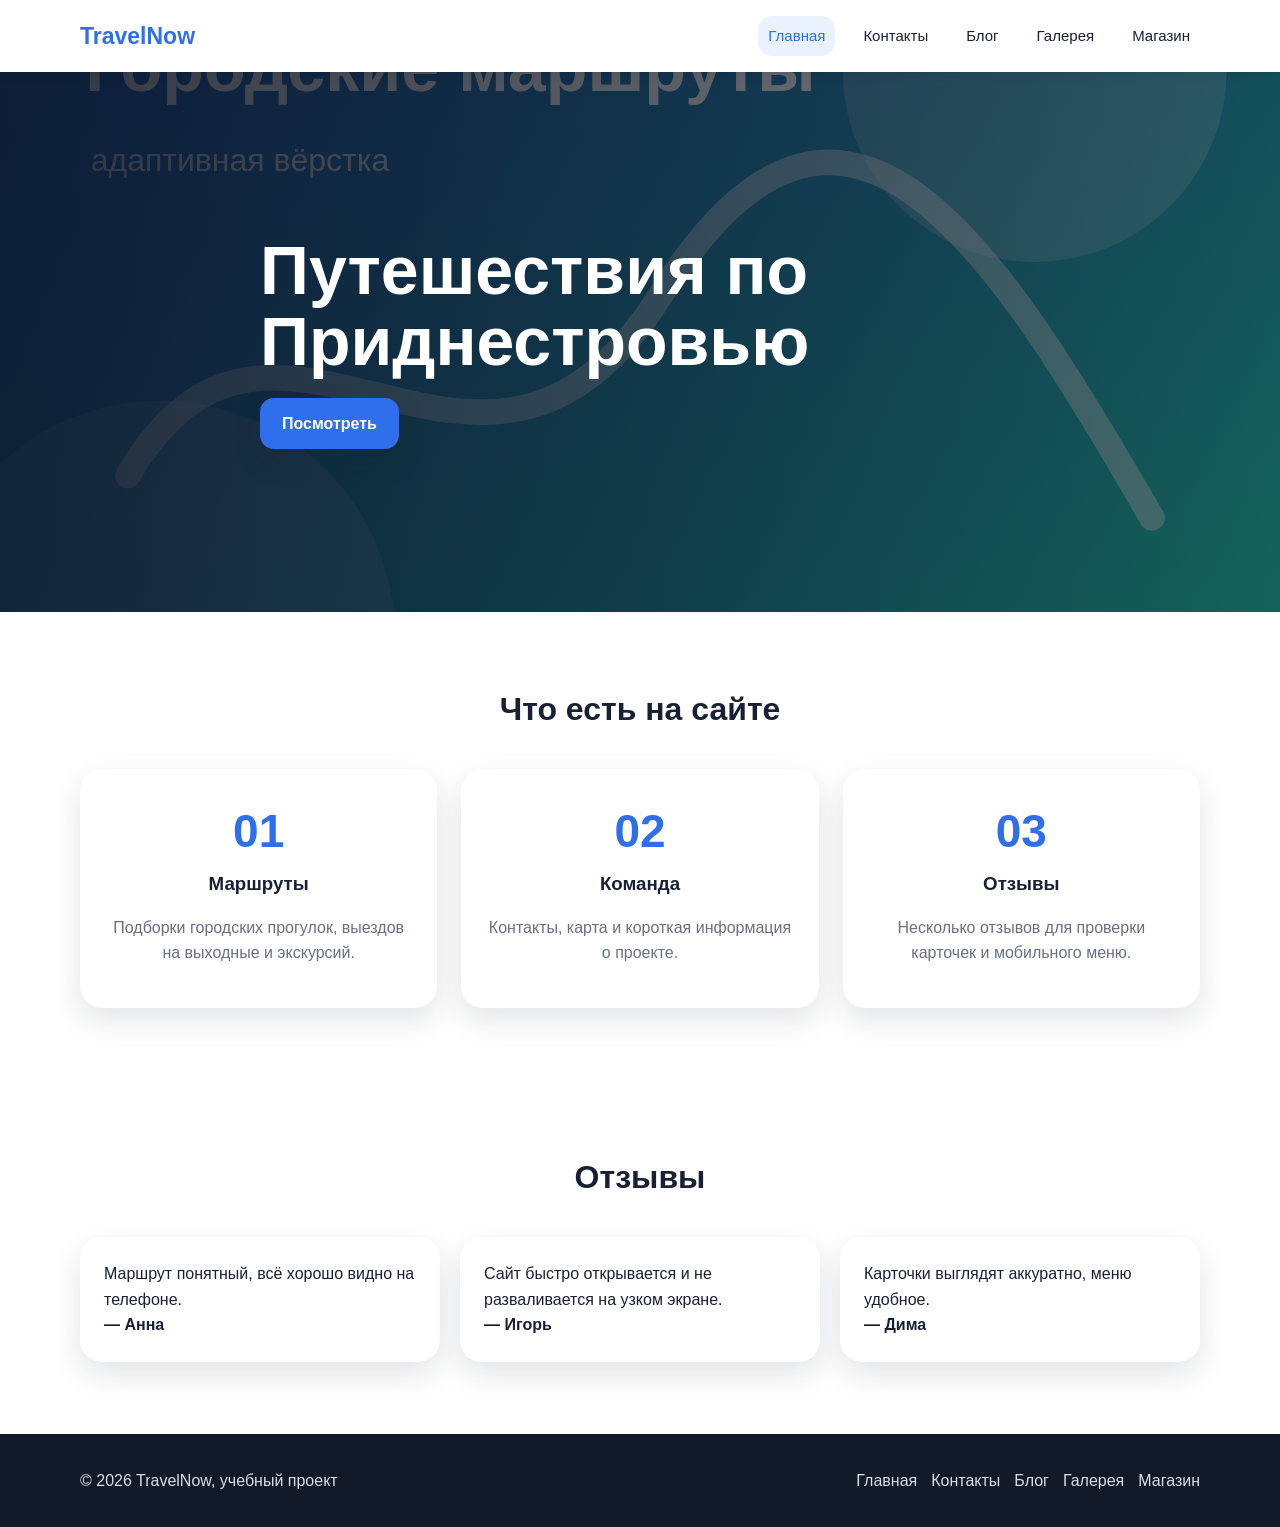
<file: index.html>
<!doctype html>
<html lang="ru">

<head>
    <meta charset="utf-8">
    <meta name="viewport" content="width=device-width, initial-scale=1">
    <title>TravelNow — главная</title>
    <link rel="stylesheet" href="css/style.css">
</head>

<body>
    <header class="header">
        <div class="container nav"><a class="logo" href="index.html">TravelNow</a>
            <nav class="menu"><a class="active" href="index.html" data-link="#top">Главная</a><a
                    href="contacts.html">Контакты</a><a href="blog.html">Блог</a><a href="gallery.html">Галерея</a><a
                    href="shop.html">Магазин</a></nav>
        </div>
    </header>
    <section class="top" id="top"><img class="top-image" src="img/hero.svg" alt="обложка">
        <div class="top-content">
            <h1>Путешествия по Приднестровью</h1>
            <a class="btn" href="#services" data-link="#services">Посмотреть</a>
        </div>
    </section>
    <main>
        <section class="section features" id="services">
            <div class="container">
                <h2 class="section-title">Что есть на сайте</h2>
                <div class="grid">
                    <div class="card">
                        <div class="num">01</div>
                        <h3>Маршруты</h3>
                        <p class="muted">Подборки городских прогулок, выездов на выходные и экскурсий.</p>
                    </div>
                    <div class="card">
                        <div class="num">02</div>
                        <h3>Команда</h3>
                        <p class="muted">Контакты, карта и короткая информация о проекте.</p>
                    </div>
                    <div class="card">
                        <div class="num">03</div>
                        <h3>Отзывы</h3>
                        <p class="muted">Несколько отзывов для проверки карточек и мобильного меню.</p>
                    </div>
                </div>
            </div>
        </section>
        <section class="section">
            <div class="container">
                <h2 class="section-title">Отзывы</h2>
                <div class="reviews-track">
                    <div class="review">Маршрут понятный, всё хорошо видно на телефоне.<br><b>— Анна</b></div>
                    <div class="review">Сайт быстро открывается и не разваливается на узком экране.<br><b>— Игорь</b>
                    </div>
                    <div class="review">Карточки выглядят аккуратно, меню удобное.<br><b>— Дима</b></div>
                </div>
            </div>
        </section>
    </main>
    <footer class="footer">
        <div class="container footer-row">
            <div>© 2026 TravelNow, учебный проект</div>
            <nav><a href="index.html">Главная</a><a href="contacts.html">Контакты</a><a href="blog.html">Блог</a><a
                    href="gallery.html">Галерея</a><a href="shop.html">Магазин</a></nav>
        </div>
    </footer>
    <script src="https://code.jquery.com/jquery-3.7.1.min.js"></script>
    <script src="js/main.js"></script>
</body>

</html>
</file>
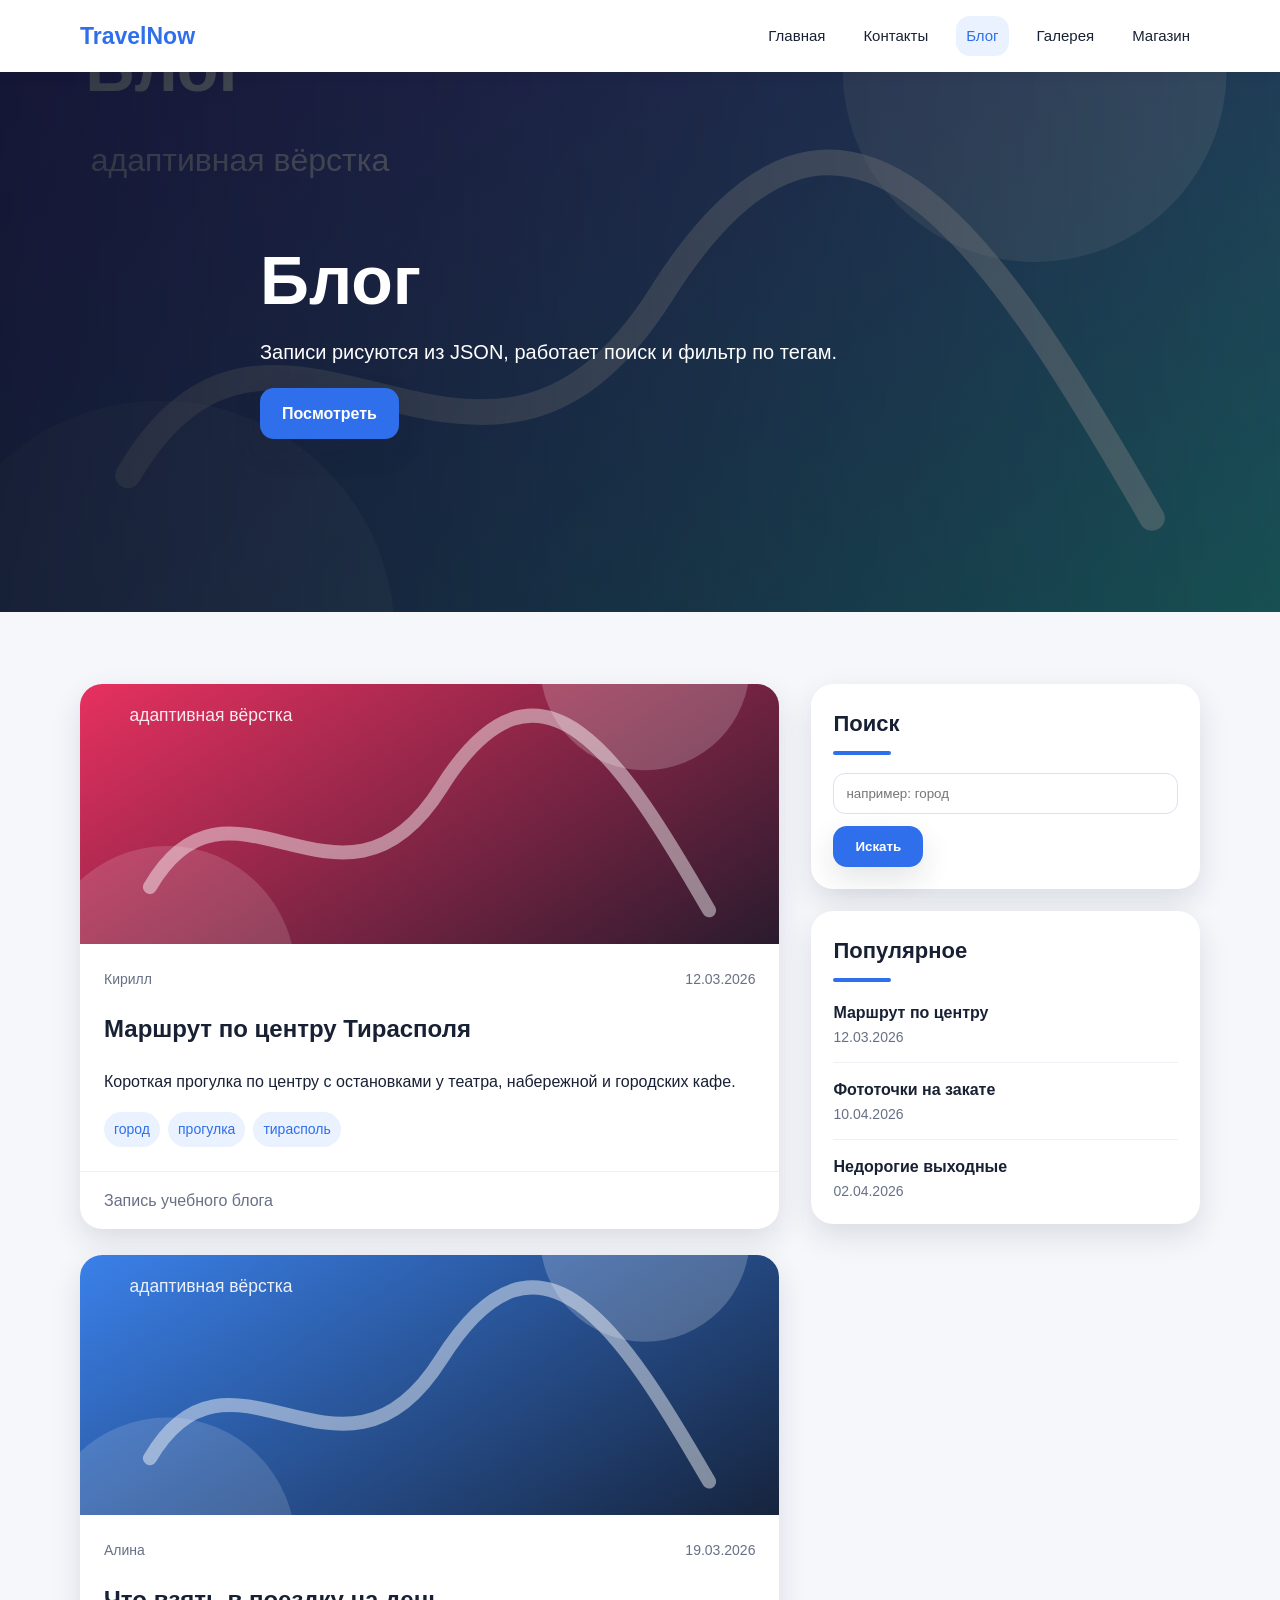
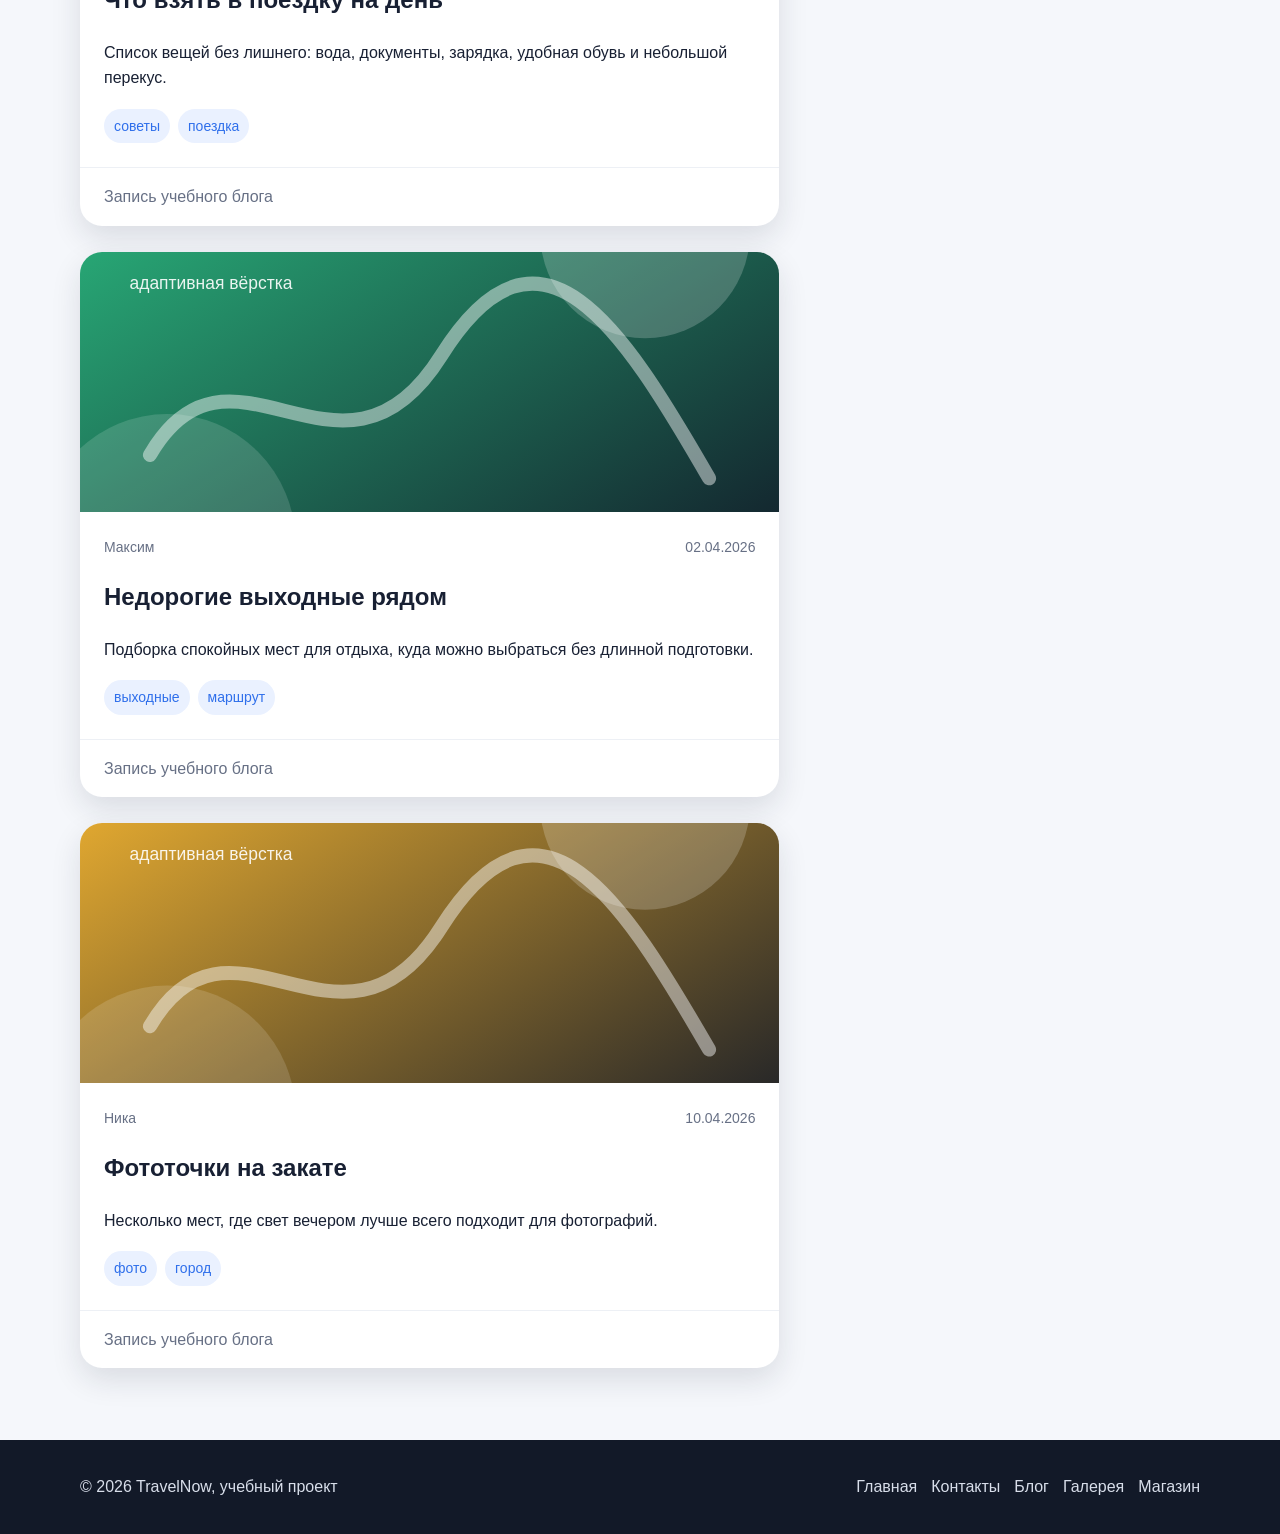
<file: blog.html>
<!doctype html><html lang="ru"><head><meta charset="utf-8"><meta name="viewport" content="width=device-width, initial-scale=1"><title>TravelNow — блог</title><link rel="stylesheet" href="css/style.css"><link rel="stylesheet" href="css/blog.css"></head><body><header class="header"><div class="container nav"><a class="logo" href="index.html">TravelNow</a><nav class="menu"><a href="index.html">Главная</a><a href="contacts.html">Контакты</a><a class="active" href="blog.html">Блог</a><a href="gallery.html">Галерея</a><a href="shop.html">Магазин</a></nav></div></header><section class="top" id="top"><img class="top-image" src="img/blog.svg" alt="обложка"><div class="top-content"><h1>Блог</h1><p>Записи рисуются из JSON, работает поиск и фильтр по тегам.</p><a class="btn" href="#services" data-link="#services">Посмотреть</a></div></section><main class="blog-page"><section class="section"><div class="container blog-wrap"><div class="blog-list"></div><aside class="blog-aside"><div class="side-block"><h3 class="search-title">Поиск</h3><div class="search-delimiter"></div><input class="search-text" type="search" placeholder="например: город"><button class="btn search-button" type="button">Искать</button></div><div class="side-block"><h3 class="search-title">Популярное</h3><div class="search-delimiter"></div><div class="recent-item"><div class="recent-title">Маршрут по центру</div><div class="recent-date">12.03.2026</div></div><div class="recent-item"><div class="recent-title">Фототочки на закате</div><div class="recent-date">10.04.2026</div></div><div class="recent-item"><div class="recent-title">Недорогие выходные</div><div class="recent-date">02.04.2026</div></div></div></aside></div></section></main><footer class="footer"><div class="container footer-row"><div>© 2026 TravelNow, учебный проект</div><nav><a href="index.html">Главная</a><a href="contacts.html">Контакты</a><a href="blog.html">Блог</a><a href="gallery.html">Галерея</a><a href="shop.html">Магазин</a></nav></div></footer><script src="https://code.jquery.com/jquery-3.7.1.min.js"></script><script src="js/main.js"></script><script src="js/blog.js"></script></body></html>
</file>
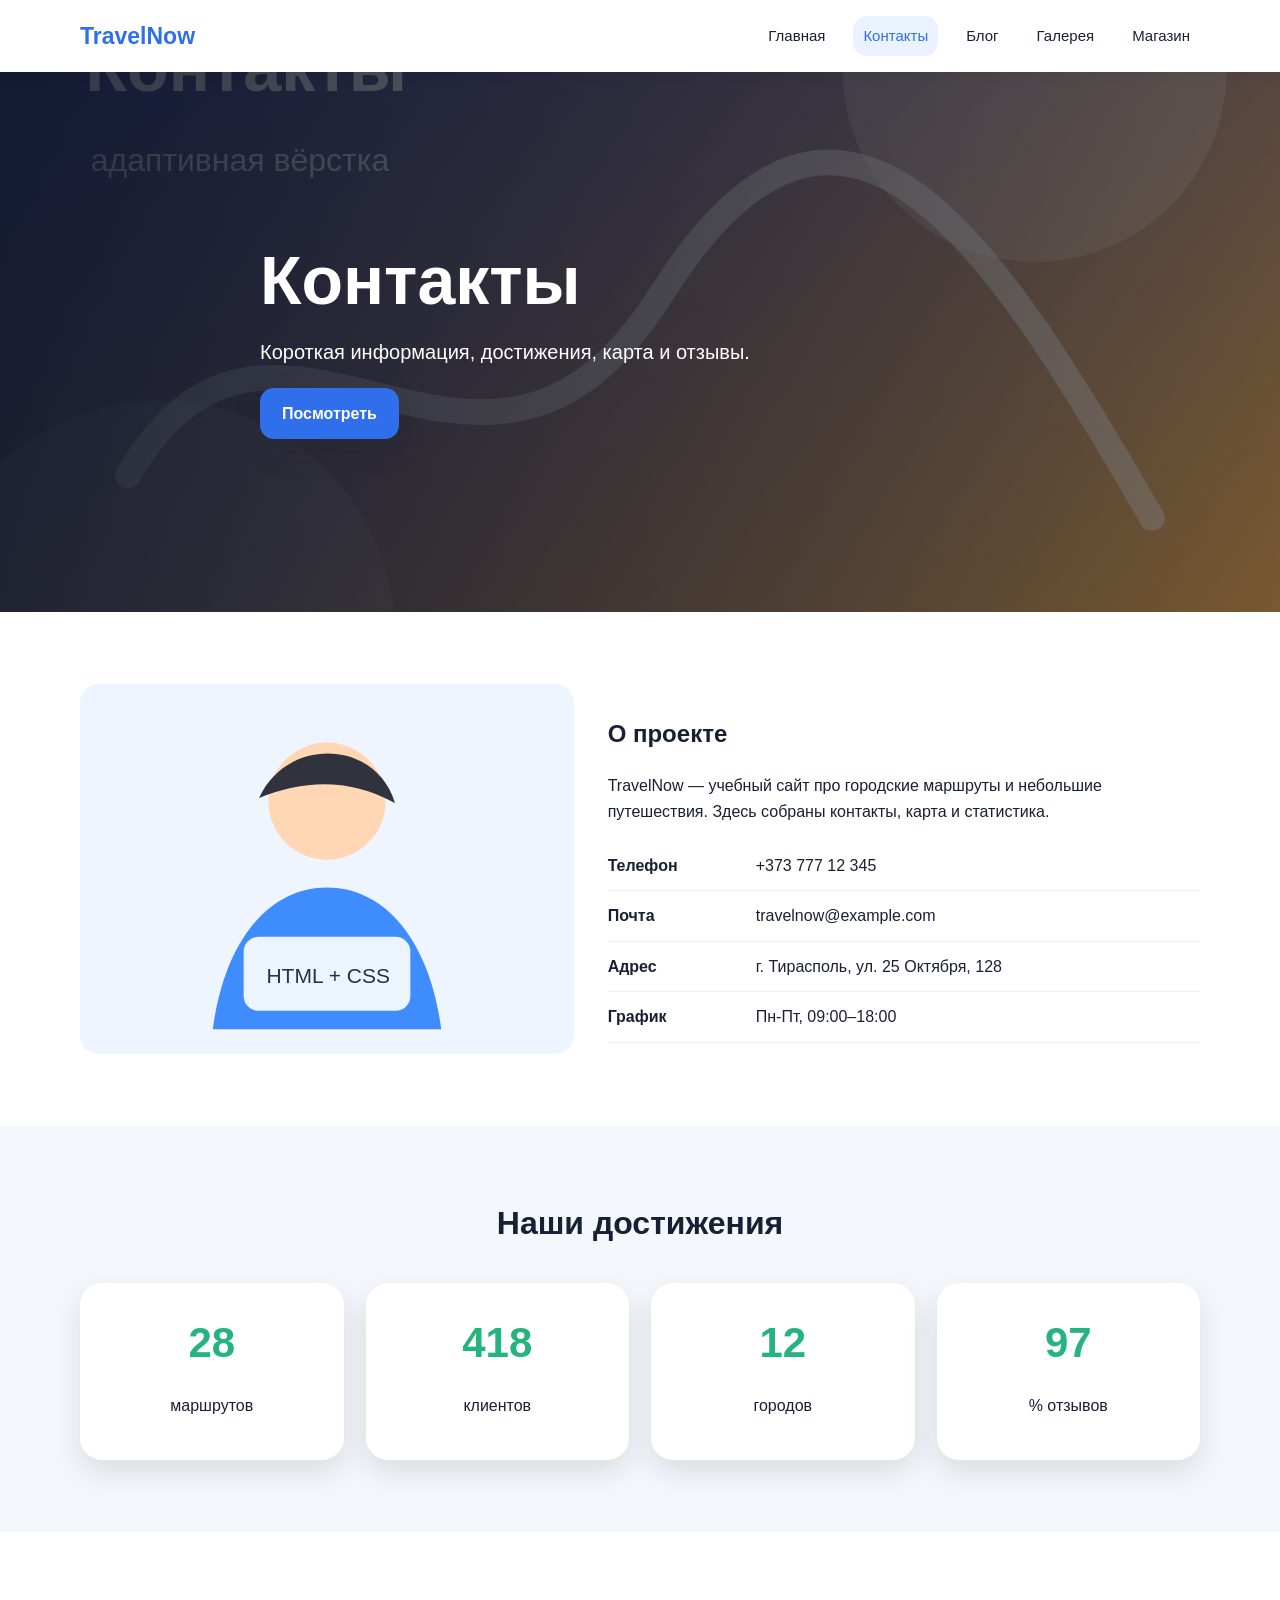
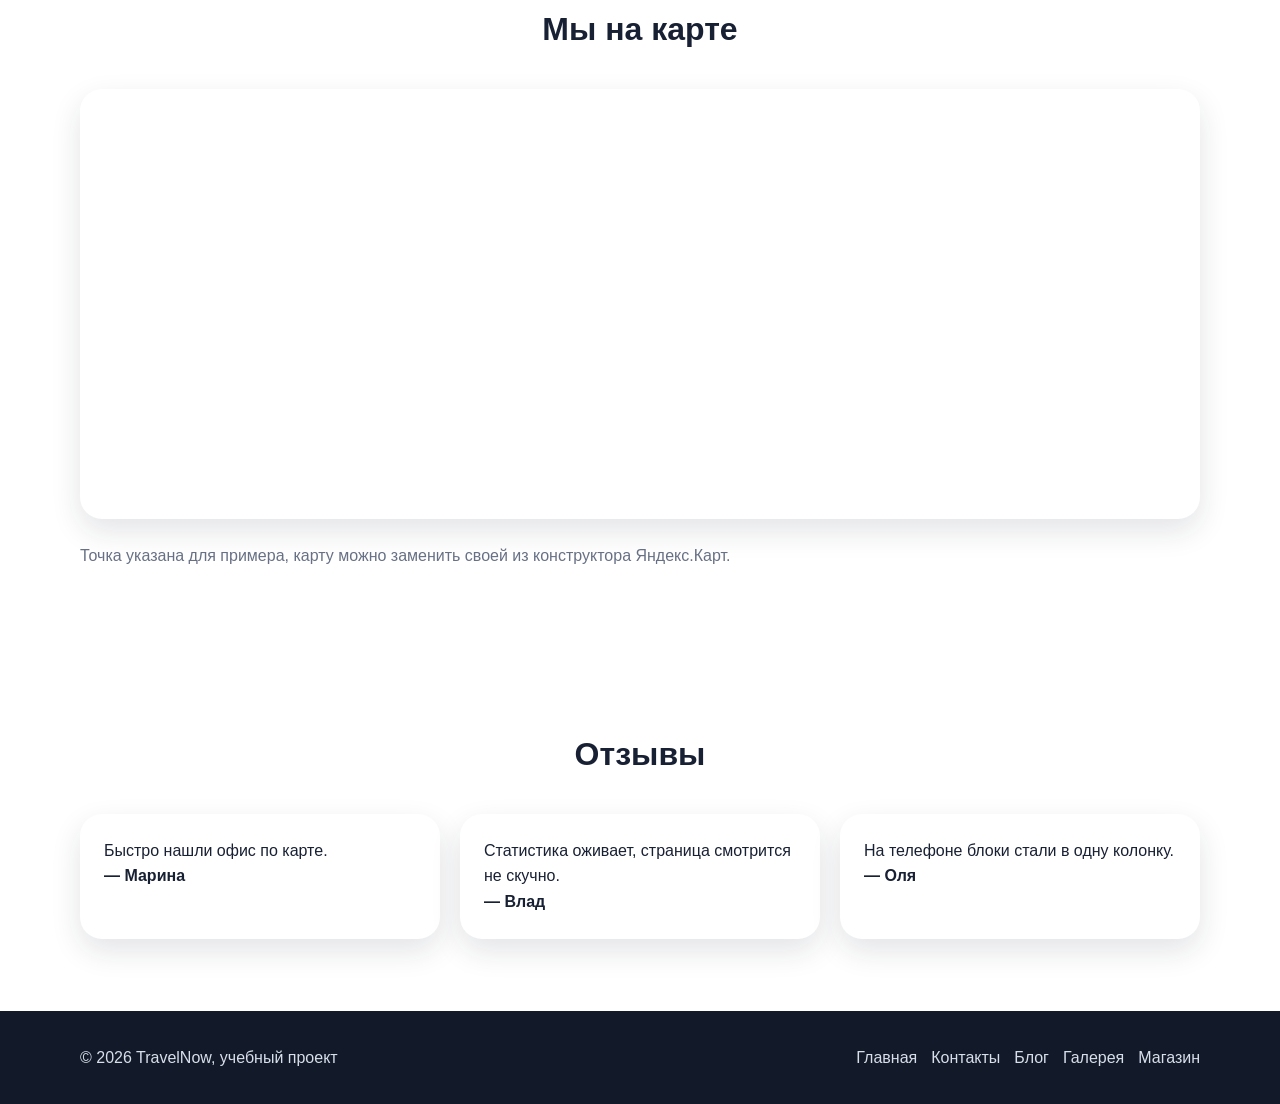
<file: contacts.html>
<!doctype html><html lang="ru"><head><meta charset="utf-8"><meta name="viewport" content="width=device-width, initial-scale=1"><title>TravelNow — контакты</title><link rel="stylesheet" href="css/style.css"></head><body><header class="header"><div class="container nav"><a class="logo" href="index.html">TravelNow</a><nav class="menu"><a href="index.html">Главная</a><a class="active" href="contacts.html">Контакты</a><a href="blog.html">Блог</a><a href="gallery.html">Галерея</a><a href="shop.html">Магазин</a></nav></div></header><section class="top" id="top"><img class="top-image" src="img/contacts.svg" alt="обложка"><div class="top-content"><h1>Контакты</h1><p>Короткая информация, достижения, карта и отзывы.</p><a class="btn" href="#services" data-link="#services">Посмотреть</a></div></section><main><section class="section"><div class="container contacts-info"><img src="img/student.svg" alt="фото автора"><div><h2>О проекте</h2><p>TravelNow — учебный сайт про городские маршруты и небольшие путешествия. Здесь собраны контакты, карта и статистика.</p><div class="contact-row"><strong>Телефон</strong><span>+373 777 12 345</span></div><div class="contact-row"><strong>Почта</strong><span>travelnow@example.com</span></div><div class="contact-row"><strong>Адрес</strong><span>г. Тирасполь, ул. 25 Октября, 128</span></div><div class="contact-row"><strong>График</strong><span>Пн-Пт, 09:00–18:00</span></div></div></div></section><section class="section achievements"><div class="container"><h2 class="section-title">Наши достижения</h2><div class="achieve-row"><div class="achieve-item"><div class="achieve-number" data-target="28">0</div><p>маршрутов</p></div><div class="achieve-item"><div class="achieve-number" data-target="420">0</div><p>клиентов</p></div><div class="achieve-item"><div class="achieve-number" data-target="12">0</div><p>городов</p></div><div class="achieve-item"><div class="achieve-number" data-target="97">0</div><p>% отзывов</p></div></div></div></section><section class="section map-box" id="map"><div class="container"><h2 class="section-title">Мы на карте</h2><iframe src="https://yandex.ru/map-widget/v1/?ll=29.633366%2C46.842740&z=15&pt=29.633366,46.842740,pm2rdm" loading="lazy"></iframe><p class="muted">Точка указана для примера, карту можно заменить своей из конструктора Яндекс.Карт.</p></div></section><section class="section"><div class="container"><h2 class="section-title">Отзывы</h2><div class="reviews-track"><div class="review">Быстро нашли офис по карте.<br><b>— Марина</b></div><div class="review">Статистика оживает, страница смотрится не скучно.<br><b>— Влад</b></div><div class="review">На телефоне блоки стали в одну колонку.<br><b>— Оля</b></div></div></div></section></main><footer class="footer"><div class="container footer-row"><div>© 2026 TravelNow, учебный проект</div><nav><a href="index.html">Главная</a><a href="contacts.html">Контакты</a><a href="blog.html">Блог</a><a href="gallery.html">Галерея</a><a href="shop.html">Магазин</a></nav></div></footer><script src="https://code.jquery.com/jquery-3.7.1.min.js"></script><script src="js/main.js"></script><script src="js/counter.js"></script></body></html>
</file>
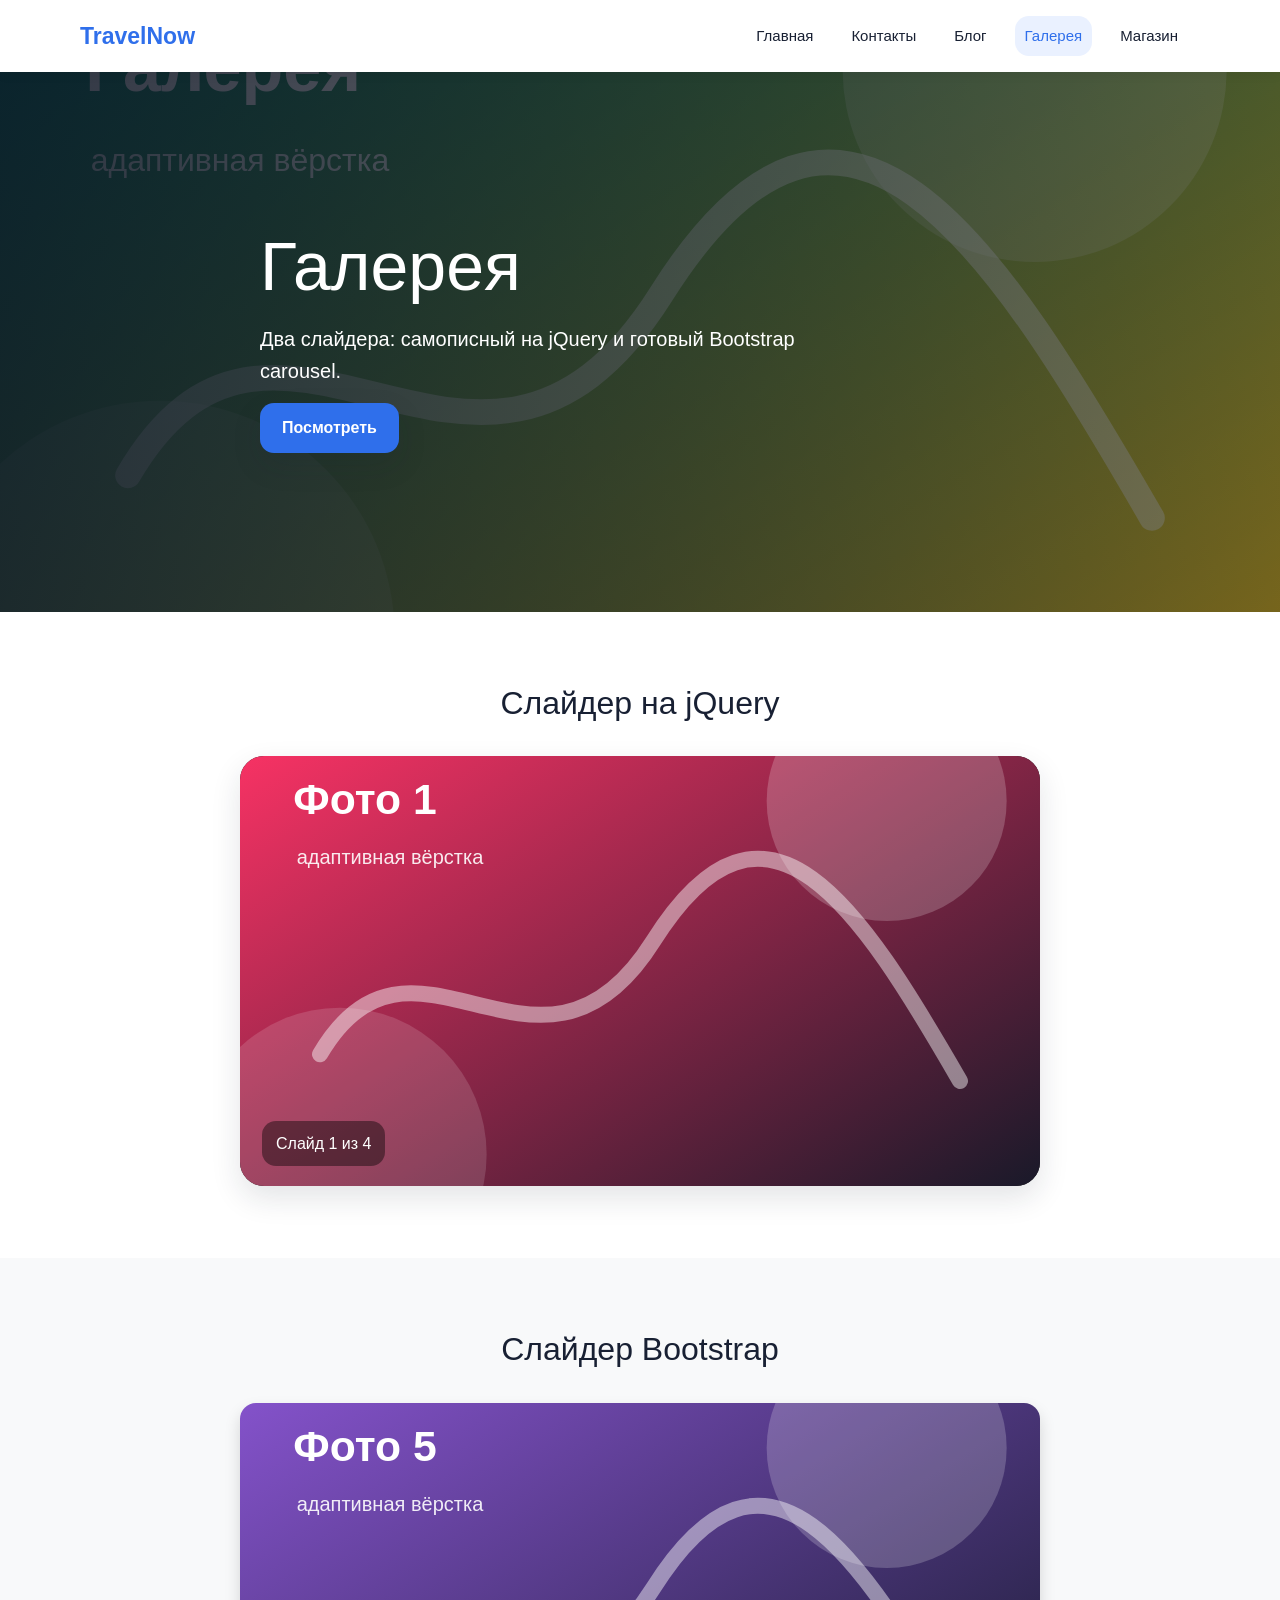
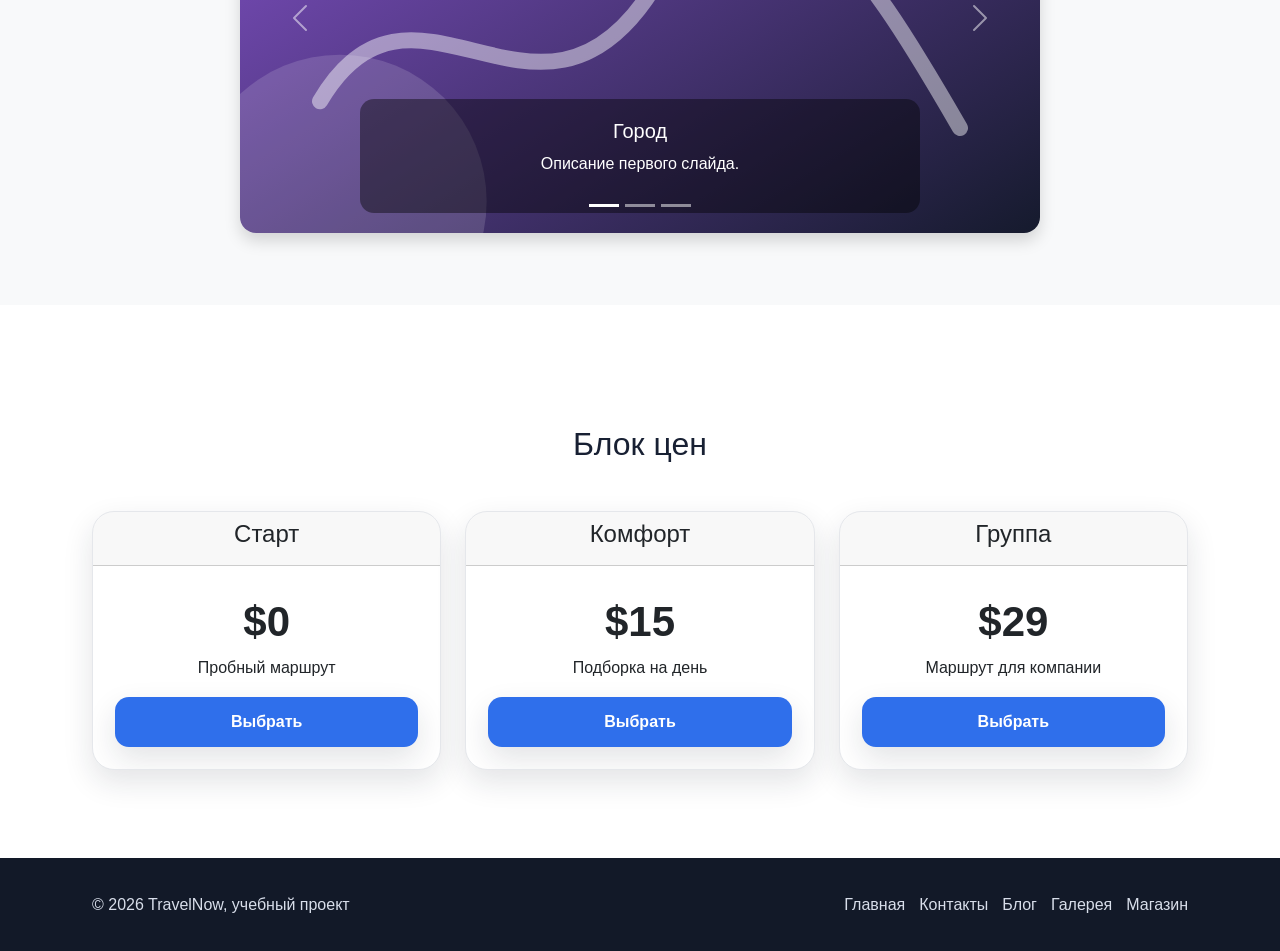
<file: gallery.html>
<!doctype html><html lang="ru"><head><meta charset="utf-8"><meta name="viewport" content="width=device-width, initial-scale=1"><title>TravelNow — галерея</title><link href="https://cdn.jsdelivr.net/npm/bootstrap@5.3.3/dist/css/bootstrap.min.css" rel="stylesheet"><link rel="stylesheet" href="css/style.css"><link rel="stylesheet" href="css/slider.css"></head><body><header class="header"><div class="container nav"><a class="logo" href="index.html">TravelNow</a><nav class="menu"><a href="index.html">Главная</a><a href="contacts.html">Контакты</a><a href="blog.html">Блог</a><a class="active" href="gallery.html">Галерея</a><a href="shop.html">Магазин</a></nav></div></header><section class="top" id="top"><img class="top-image" src="img/gallery.svg" alt="обложка"><div class="top-content"><h1>Галерея</h1><p>Два слайдера: самописный на jQuery и готовый Bootstrap carousel.</p><a class="btn" href="#services" data-link="#services">Посмотреть</a></div></section><main><section class="section"><div class="container"><h2 class="section-title">Слайдер на jQuery</h2><div class="simple-slider"><img src="img/photo1.svg" alt="слайд"><div class="slide-shadow slide-prev"></div><div class="slide-shadow slide-next"></div><div class="slider-label">Слайд 1 из 4</div></div></div></section><section class="section bg-light"><div class="container"><h2 class="section-title">Слайдер Bootstrap</h2><div id="demoCarousel" class="carousel slide bootstrap-demo" data-bs-ride="carousel"><div class="carousel-indicators"><button type="button" data-bs-target="#demoCarousel" data-bs-slide-to="0" class="active" aria-current="true"></button><button type="button" data-bs-target="#demoCarousel" data-bs-slide-to="1"></button><button type="button" data-bs-target="#demoCarousel" data-bs-slide-to="2"></button></div><div class="carousel-inner rounded-4 shadow"><div class="carousel-item active"><img src="img/photo5.svg" class="d-block w-100" alt=""><div class="carousel-caption"><h5>Город</h5><p>Описание первого слайда.</p></div></div><div class="carousel-item"><img src="img/photo6.svg" class="d-block w-100" alt=""><div class="carousel-caption"><h5>Выезд</h5><p>Описание второго слайда.</p></div></div><div class="carousel-item"><img src="img/photo7.svg" class="d-block w-100" alt=""><div class="carousel-caption"><h5>Закат</h5><p>Описание третьего слайда.</p></div></div></div><button class="carousel-control-prev" type="button" data-bs-target="#demoCarousel" data-bs-slide="prev"><span class="carousel-control-prev-icon"></span></button><button class="carousel-control-next" type="button" data-bs-target="#demoCarousel" data-bs-slide="next"><span class="carousel-control-next-icon"></span></button></div></div></section><section class="section pricing"><div class="container"><h2 class="section-title my-5">Блок цен</h2><div class="row row-cols-1 row-cols-md-3 mb-3 text-center g-4"><div class="col"><div class="card h-100"><div class="card-header"><h4>Старт</h4></div><div class="card-body"><div class="price">$0</div><p>Пробный маршрут</p><button class="w-100 btn btn-outline-primary">Выбрать</button></div></div></div><div class="col"><div class="card h-100"><div class="card-header"><h4>Комфорт</h4></div><div class="card-body"><div class="price">$15</div><p>Подборка на день</p><button class="w-100 btn btn-primary">Выбрать</button></div></div></div><div class="col"><div class="card h-100"><div class="card-header"><h4>Группа</h4></div><div class="card-body"><div class="price">$29</div><p>Маршрут для компании</p><button class="w-100 btn btn-primary">Выбрать</button></div></div></div></div></div></section></main><footer class="footer"><div class="container footer-row"><div>© 2026 TravelNow, учебный проект</div><nav><a href="index.html">Главная</a><a href="contacts.html">Контакты</a><a href="blog.html">Блог</a><a href="gallery.html">Галерея</a><a href="shop.html">Магазин</a></nav></div></footer><script src="https://code.jquery.com/jquery-3.7.1.min.js"></script><script src="js/main.js"></script><script src="js/slider.js"></script><script src="https://cdn.jsdelivr.net/npm/bootstrap@5.3.3/dist/js/bootstrap.bundle.min.js"></script></body></html>
</file>
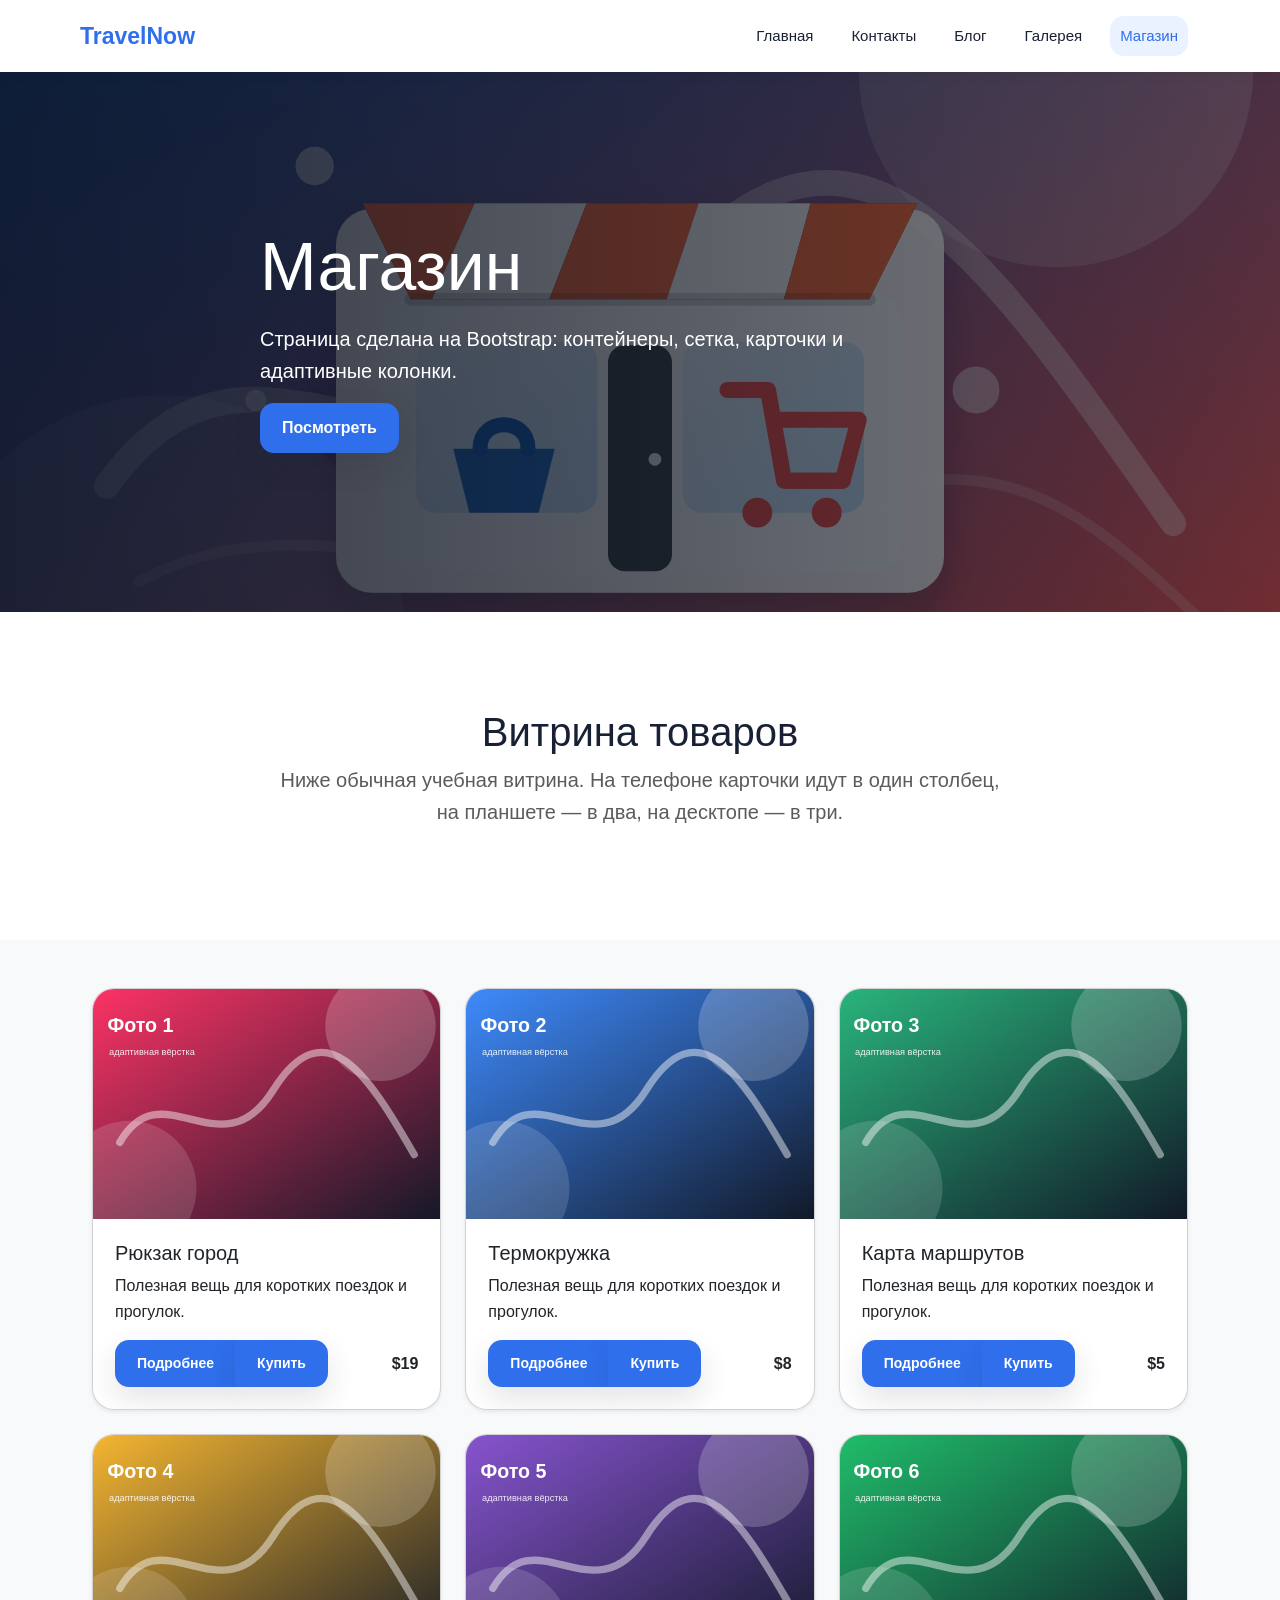
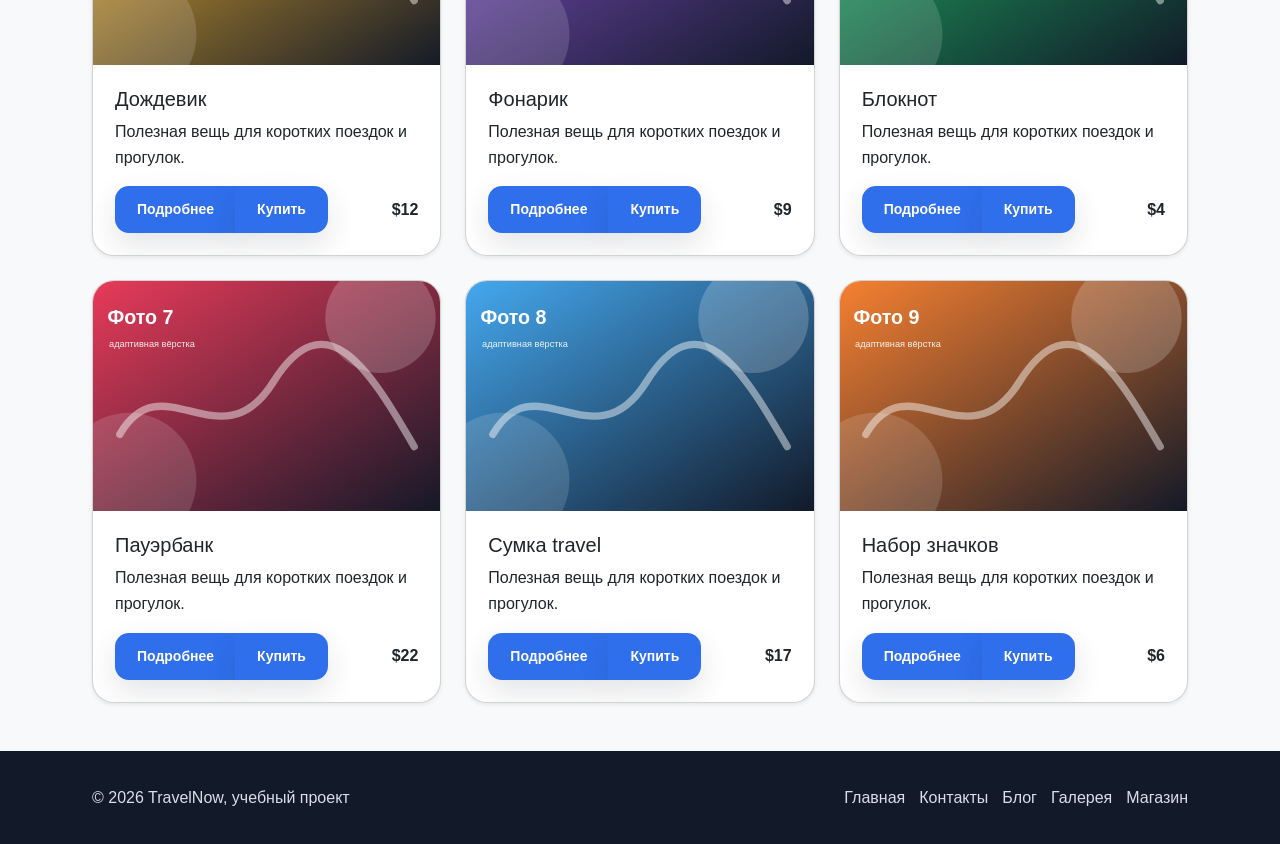
<file: shop.html>
<!doctype html>
<html lang="ru">

<head>
    <meta charset="utf-8" />
    <meta name="viewport" content="width=device-width, initial-scale=1" />
    <title>TravelNow — магазин</title>
    <link href="https://cdn.jsdelivr.net/npm/bootstrap@5.3.3/dist/css/bootstrap.min.css" rel="stylesheet" />
    <link rel="stylesheet" href="css/style.css" />
    <link rel="stylesheet" href="css/shop.css" />
</head>

<body>
    <header class="header">
        <div class="container nav">
            <a class="logo" href="index.html">TravelNow</a>
            <nav class="menu">
                <a href="index.html">Главная</a><a href="contacts.html">Контакты</a><a href="blog.html">Блог</a><a
                    href="gallery.html">Галерея</a><a class="active" href="shop.html">Магазин</a>
            </nav>
        </div>
    </header>
    <section class="top" id="top">
        <img class="top-image" src="img/shop.svg" alt="обложка" />
        <div class="top-content">
            <h1>Магазин</h1>
            <p>
                Страница сделана на Bootstrap: контейнеры, сетка, карточки и
                адаптивные колонки.
            </p>
            <a class="btn" href="#services" data-link="#services">Посмотреть</a>
        </div>
    </section>
    <main>
        <section class="container py-5 text-center">
            <div class="row py-lg-5">
                <div class="col-lg-8 col-md-10 mx-auto">
                    <h1 class="fw-light">Витрина товаров</h1>
                    <p class="lead text-muted shop-hero-note mx-auto">
                        Ниже обычная учебная витрина. На телефоне карточки идут в один
                        столбец, на планшете — в два, на десктопе — в три.
                    </p>
                </div>
            </div>
        </section>
        <section class="py-5 bg-light">
            <div class="container">
                <div class="row row-cols-1 row-cols-sm-2 row-cols-md-3 g-4">
                    <div class="col">
                        <div class="card product-card h-100 shadow-sm">
                            <img class="product-img card-img-top" src="img/photo1.svg" alt="Рюкзак город" />
                            <div class="card-body">
                                <h5 class="card-title">Рюкзак город</h5>
                                <p class="card-text">
                                    Полезная вещь для коротких поездок и прогулок.
                                </p>
                                <div class="d-flex justify-content-between align-items-center">
                                    <div class="btn-group">
                                        <button type="button" class="btn btn-sm btn-outline-primary">
                                            Подробнее</button><button type="button" class="btn btn-sm btn-primary">
                                            Купить
                                        </button>
                                    </div>
                                    <strong>$19</strong>
                                </div>
                            </div>
                        </div>
                    </div>
                    <div class="col">
                        <div class="card product-card h-100 shadow-sm">
                            <img class="product-img card-img-top" src="img/photo2.svg" alt="Термокружка" />
                            <div class="card-body">
                                <h5 class="card-title">Термокружка</h5>
                                <p class="card-text">
                                    Полезная вещь для коротких поездок и прогулок.
                                </p>
                                <div class="d-flex justify-content-between align-items-center">
                                    <div class="btn-group">
                                        <button type="button" class="btn btn-sm btn-outline-primary">
                                            Подробнее</button><button type="button" class="btn btn-sm btn-primary">
                                            Купить
                                        </button>
                                    </div>
                                    <strong>$8</strong>
                                </div>
                            </div>
                        </div>
                    </div>
                    <div class="col">
                        <div class="card product-card h-100 shadow-sm">
                            <img class="product-img card-img-top" src="img/photo3.svg" alt="Карта маршрутов" />
                            <div class="card-body">
                                <h5 class="card-title">Карта маршрутов</h5>
                                <p class="card-text">
                                    Полезная вещь для коротких поездок и прогулок.
                                </p>
                                <div class="d-flex justify-content-between align-items-center">
                                    <div class="btn-group">
                                        <button type="button" class="btn btn-sm btn-outline-primary">
                                            Подробнее</button><button type="button" class="btn btn-sm btn-primary">
                                            Купить
                                        </button>
                                    </div>
                                    <strong>$5</strong>
                                </div>
                            </div>
                        </div>
                    </div>
                    <div class="col">
                        <div class="card product-card h-100 shadow-sm">
                            <img class="product-img card-img-top" src="img/photo4.svg" alt="Дождевик" />
                            <div class="card-body">
                                <h5 class="card-title">Дождевик</h5>
                                <p class="card-text">
                                    Полезная вещь для коротких поездок и прогулок.
                                </p>
                                <div class="d-flex justify-content-between align-items-center">
                                    <div class="btn-group">
                                        <button type="button" class="btn btn-sm btn-outline-primary">
                                            Подробнее</button><button type="button" class="btn btn-sm btn-primary">
                                            Купить
                                        </button>
                                    </div>
                                    <strong>$12</strong>
                                </div>
                            </div>
                        </div>
                    </div>
                    <div class="col">
                        <div class="card product-card h-100 shadow-sm">
                            <img class="product-img card-img-top" src="img/photo5.svg" alt="Фонарик" />
                            <div class="card-body">
                                <h5 class="card-title">Фонарик</h5>
                                <p class="card-text">
                                    Полезная вещь для коротких поездок и прогулок.
                                </p>
                                <div class="d-flex justify-content-between align-items-center">
                                    <div class="btn-group">
                                        <button type="button" class="btn btn-sm btn-outline-primary">
                                            Подробнее</button><button type="button" class="btn btn-sm btn-primary">
                                            Купить
                                        </button>
                                    </div>
                                    <strong>$9</strong>
                                </div>
                            </div>
                        </div>
                    </div>
                    <div class="col">
                        <div class="card product-card h-100 shadow-sm">
                            <img class="product-img card-img-top" src="img/photo6.svg" alt="Блокнот" />
                            <div class="card-body">
                                <h5 class="card-title">Блокнот</h5>
                                <p class="card-text">
                                    Полезная вещь для коротких поездок и прогулок.
                                </p>
                                <div class="d-flex justify-content-between align-items-center">
                                    <div class="btn-group">
                                        <button type="button" class="btn btn-sm btn-outline-primary">
                                            Подробнее</button><button type="button" class="btn btn-sm btn-primary">
                                            Купить
                                        </button>
                                    </div>
                                    <strong>$4</strong>
                                </div>
                            </div>
                        </div>
                    </div>
                    <div class="col">
                        <div class="card product-card h-100 shadow-sm">
                            <img class="product-img card-img-top" src="img/photo7.svg" alt="Пауэрбанк" />
                            <div class="card-body">
                                <h5 class="card-title">Пауэрбанк</h5>
                                <p class="card-text">
                                    Полезная вещь для коротких поездок и прогулок.
                                </p>
                                <div class="d-flex justify-content-between align-items-center">
                                    <div class="btn-group">
                                        <button type="button" class="btn btn-sm btn-outline-primary">
                                            Подробнее</button><button type="button" class="btn btn-sm btn-primary">
                                            Купить
                                        </button>
                                    </div>
                                    <strong>$22</strong>
                                </div>
                            </div>
                        </div>
                    </div>
                    <div class="col">
                        <div class="card product-card h-100 shadow-sm">
                            <img class="product-img card-img-top" src="img/photo8.svg" alt="Сумка travel" />
                            <div class="card-body">
                                <h5 class="card-title">Сумка travel</h5>
                                <p class="card-text">
                                    Полезная вещь для коротких поездок и прогулок.
                                </p>
                                <div class="d-flex justify-content-between align-items-center">
                                    <div class="btn-group">
                                        <button type="button" class="btn btn-sm btn-outline-primary">
                                            Подробнее</button><button type="button" class="btn btn-sm btn-primary">
                                            Купить
                                        </button>
                                    </div>
                                    <strong>$17</strong>
                                </div>
                            </div>
                        </div>
                    </div>
                    <div class="col">
                        <div class="card product-card h-100 shadow-sm">
                            <img class="product-img card-img-top" src="img/photo9.svg" alt="Набор значков" />
                            <div class="card-body">
                                <h5 class="card-title">Набор значков</h5>
                                <p class="card-text">
                                    Полезная вещь для коротких поездок и прогулок.
                                </p>
                                <div class="d-flex justify-content-between align-items-center">
                                    <div class="btn-group">
                                        <button type="button" class="btn btn-sm btn-outline-primary">
                                            Подробнее</button><button type="button" class="btn btn-sm btn-primary">
                                            Купить
                                        </button>
                                    </div>
                                    <strong>$6</strong>
                                </div>
                            </div>
                        </div>
                    </div>
                </div>
            </div>
        </section>
    </main>
    <footer class="footer">
        <div class="container footer-row">
            <div>© 2026 TravelNow, учебный проект</div>
            <nav>
                <a href="index.html">Главная</a><a href="contacts.html">Контакты</a><a href="blog.html">Блог</a><a
                    href="gallery.html">Галерея</a><a href="shop.html">Магазин</a>
            </nav>
        </div>
    </footer>
    <script src="https://code.jquery.com/jquery-3.7.1.min.js"></script>
    <script src="js/main.js"></script>
    <script src="https://cdn.jsdelivr.net/npm/bootstrap@5.3.3/dist/js/bootstrap.bundle.min.js"></script>
</body>

</html>
</file>
<file: css/style.css>
:root{--blue:#2f6feb;--dark:#182033;--muted:#677085;--light:#f4f7fb;--green:#24b47e;--card:#fff;--shadow:0 12px 30px rgba(22,34,51,.12)}
*{box-sizing:border-box}html{scroll-behavior:smooth}body{margin:0;font-family:Arial,Helvetica,sans-serif;color:var(--dark);background:#fff;line-height:1.6}a{color:inherit;text-decoration:none}img{max-width:100%;display:block}.container{width:min(1120px,92%);margin:0 auto}.header{position:sticky;top:0;z-index:10;background:rgba(255,255,255,.96);box-shadow:0 2px 12px rgba(0,0,0,.06)}.nav{height:72px;display:flex;align-items:center;justify-content:space-between;gap:24px}.logo{font-weight:800;font-size:23px;color:var(--blue)}.menu{display:flex;gap:18px;align-items:center;flex-wrap:wrap}.menu a{font-size:15px;padding:8px 10px;border-radius:14px}.menu a:hover,.menu .active{background:#eaf1ff;color:var(--blue)}.top{position:relative;min-height:540px;display:grid;align-items:center;overflow:hidden;background:#0f172a;color:white}.top-image{position:absolute;inset:0;width:100%;height:100%;object-fit:cover;z-index:0;filter:brightness(.58)}.top-image-sub{height:360px;object-fit:cover}.top::after{content:"";position:absolute;inset:0;background:linear-gradient(90deg,rgba(10,18,36,.72),rgba(10,18,36,.14));z-index:1}.top-content{position:relative;z-index:2;width:min(760px,92%);margin:0 auto;text-align:left}.top h1{font-size:clamp(36px,6vw,68px);line-height:1.05;margin:0 0 20px}.top p{font-size:20px;max-width:620px}.btn{display:inline-flex;align-items:center;justify-content:center;border:0;border-radius:14px;background:var(--blue);color:#fff;padding:13px 22px;cursor:pointer;font-weight:700;box-shadow:var(--shadow)}.btn:hover{filter:brightness(.95)}.section{padding:72px 0}.section-title{text-align:center;margin:0 0 34px;font-size:32px}.grid{display:grid;grid-template-columns:repeat(3,1fr);gap:24px}.card{background:var(--card);border-radius:22px;box-shadow:var(--shadow);overflow:hidden}.card-body{padding:22px}.card h3{margin:0 0 10px}.muted{color:var(--muted)}.features .card{padding:26px;text-align:center}.features .num{font-size:46px;font-weight:800;color:var(--blue)}.reviews-track{display:grid;grid-template-columns:repeat(3,1fr);gap:20px}.review{padding:24px;background:#fff;border-radius:22px;box-shadow:var(--shadow)}.footer{background:#121928;color:#d8deea;padding:34px 0}.footer-row{display:flex;justify-content:space-between;gap:18px;align-items:center;flex-wrap:wrap}.footer a{color:#d8deea;margin-left:14px}.footer a:hover{color:#fff}.contacts-info{display:grid;grid-template-columns:1fr 1.2fr;gap:34px;align-items:center}.contact-row{display:flex;border-bottom:1px solid #edf0f5;padding:12px 0}.contact-row strong{flex:1}.contact-row span{flex:3}.achievements{background:#f4f7fb}.achieve-row{display:grid;grid-template-columns:repeat(4,1fr);gap:22px;text-align:center}.achieve-item{background:white;padding:26px;border-radius:22px;box-shadow:var(--shadow)}.achieve-number{font-size:42px;font-weight:800;color:var(--green)}.map-box iframe{width:100%;height:430px;border:0;border-radius:22px;box-shadow:var(--shadow)}
@media(max-width:992px){.grid,.reviews-track,.contacts-info,.achieve-row{grid-template-columns:1fr}.top{min-height:430px}.menu{gap:6px}.nav{height:auto;padding:14px 0;align-items:flex-start;flex-direction:column}.top-image-sub{height:280px}.section{padding:54px 0}.reviews-track{transform:none!important}}
@media(max-width:576px){.top h1{font-size:34px}.top p{font-size:17px}.menu a{font-size:14px}.section-title{font-size:26px}}
</file>
<file: css/blog.css>
.blog-page{background:#f5f7fb}.blog-wrap{display:flex;gap:32px;align-items:flex-start}.blog-list{flex:1.8;display:grid;gap:26px}.blog-aside{flex:1;position:sticky;top:92px}.blog-card{background:white;border-radius:22px;box-shadow:var(--shadow);overflow:hidden}.blog-card-cover{height:260px;width:100%;object-fit:cover}.blog-card-body{padding:24px}.blog-meta{display:flex;justify-content:space-between;color:var(--muted);font-size:14px;margin-bottom:10px}.tags{display:flex;gap:8px;flex-wrap:wrap;padding:0;margin:18px 0 0;list-style:none}.tags a{display:block;background:#eaf1ff;color:var(--blue);border-radius:999px;padding:6px 10px;font-size:14px}.blog-card-footer{padding:16px 24px;border-top:1px solid #edf0f5;color:var(--muted)}.side-block{background:white;border-radius:22px;box-shadow:var(--shadow);padding:22px;margin-bottom:22px}.search-title{font-size:22px;margin:0 0 10px}.search-delimiter{width:58px;height:4px;background:var(--blue);border-radius:10px;margin:0 0 18px}.search-text{width:100%;border:1px solid #d9e2ef;border-radius:12px;padding:12px;margin-bottom:12px}.recent-item:not(:last-child){border-bottom:1px solid #edf0f5;margin-bottom:14px;padding-bottom:14px}.recent-title{font-weight:700}.recent-date{font-size:14px;color:var(--muted)}
@media(max-width:992px){.blog-wrap{max-width:650px;flex-direction:column}.blog-aside{position:static;width:100%}}
@media(max-width:576px){.blog-card-cover{height:190px}.blog-card-body{padding:18px}.blog-meta{display:block}}
</file>
<file: css/slider.css>
.simple-slider{position:relative;max-width:800px;margin:0 auto;border-radius:24px;overflow:hidden;box-shadow:var(--shadow);background:#111}.simple-slider img{width:100%;height:430px;object-fit:cover;transition:opacity .35s}.slide-shadow{position:absolute;top:0;bottom:0;width:28%;cursor:pointer;opacity:0;transition:.2s}.slide-shadow:hover{opacity:1}.slide-prev{left:0;background:linear-gradient(90deg,rgba(0,0,0,.55),transparent)}.slide-next{right:0;background:linear-gradient(-90deg,rgba(0,0,0,.55),transparent)}.slider-label{position:absolute;left:22px;bottom:20px;color:#fff;background:rgba(0,0,0,.42);padding:10px 14px;border-radius:14px}.bootstrap-demo{max-width:800px;margin:0 auto}.pricing .card{border:1px solid #e5e7eb}.price{font-size:42px;font-weight:800}.carousel-caption{background:rgba(0,0,0,.42);border-radius:14px}.carousel-item img{height:430px;object-fit:cover}
@media(max-width:576px){.simple-slider img,.carousel-item img{height:260px}}
</file>
<file: css/shop.css>
.product-img{height:230px;object-fit:cover}.shop-hero-note{max-width:740px}.product-card{transition:transform .2s,box-shadow .2s}.product-card:hover{transform:translateY(-4px);box-shadow:0 16px 36px rgba(22,34,51,.18)!important}.lab-note{background:#fff8e6;border-left:5px solid #f7b731;padding:18px;border-radius:14px}
</file>
